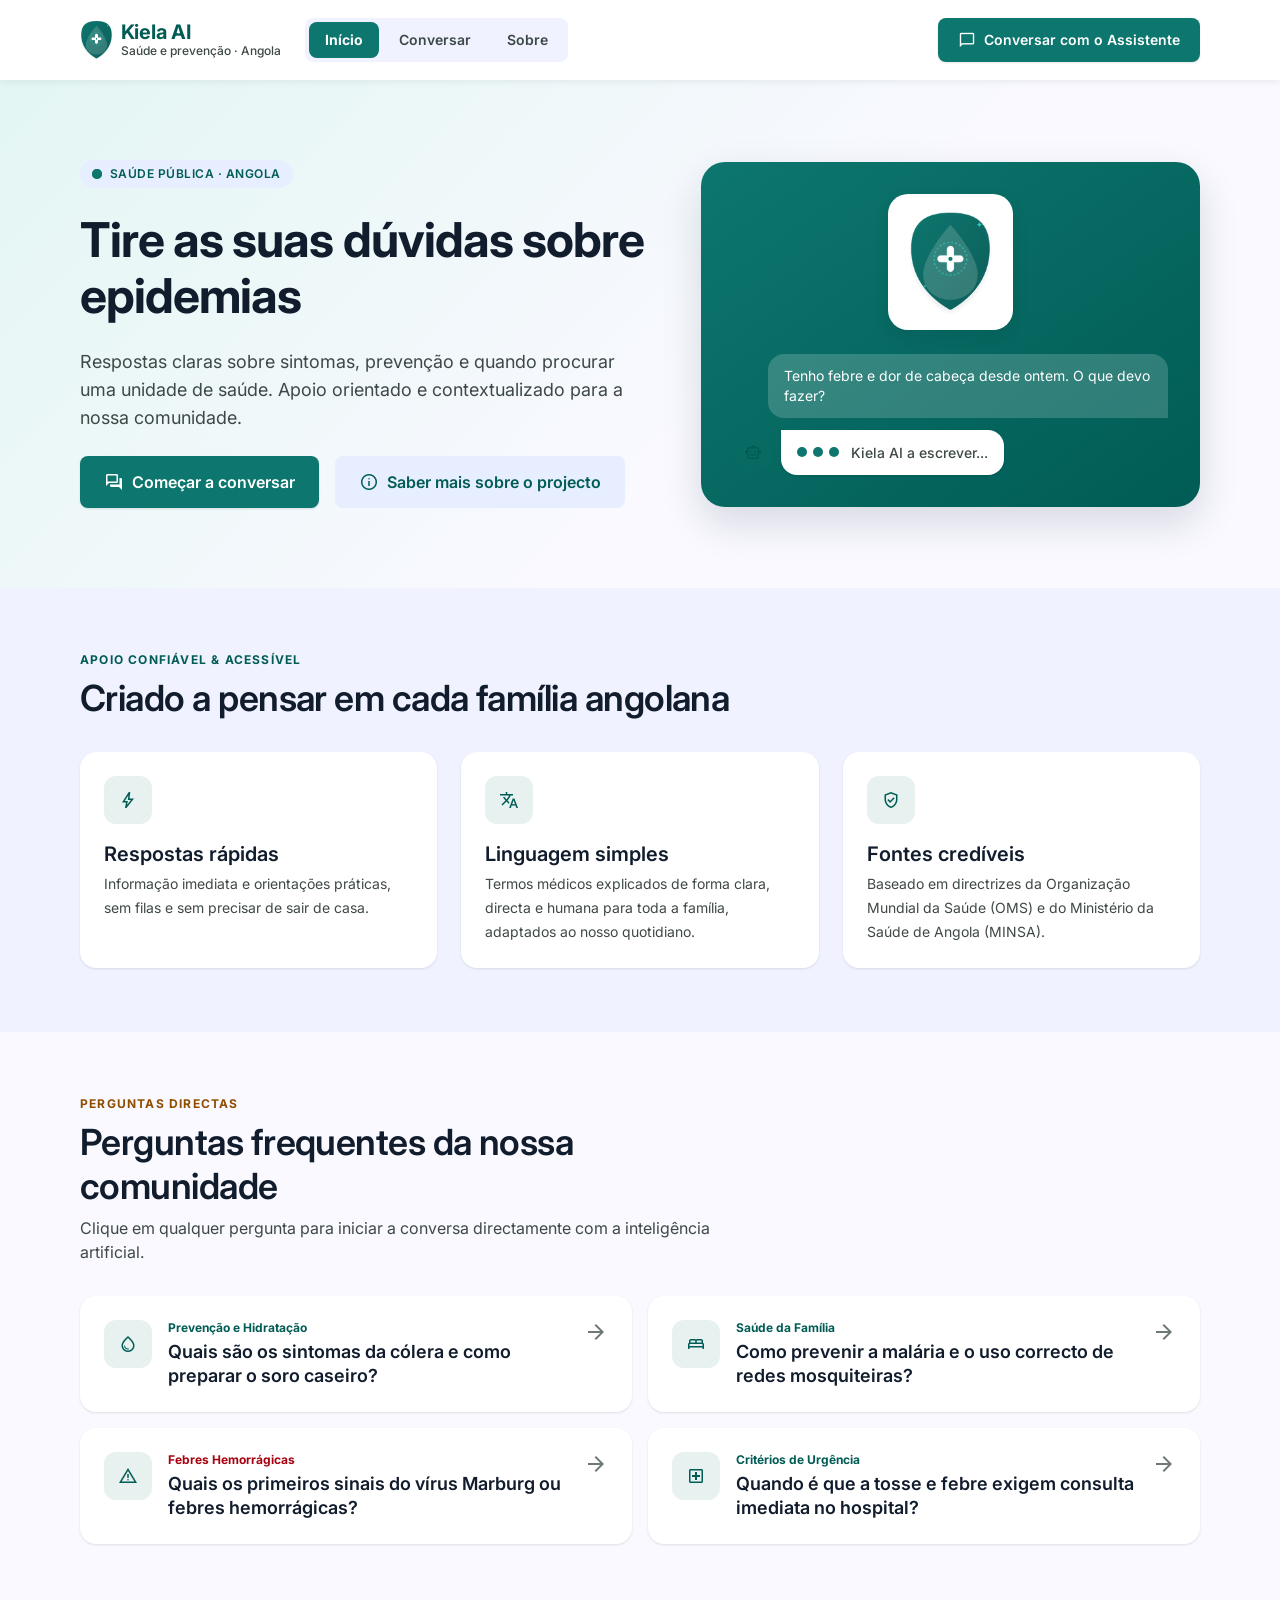
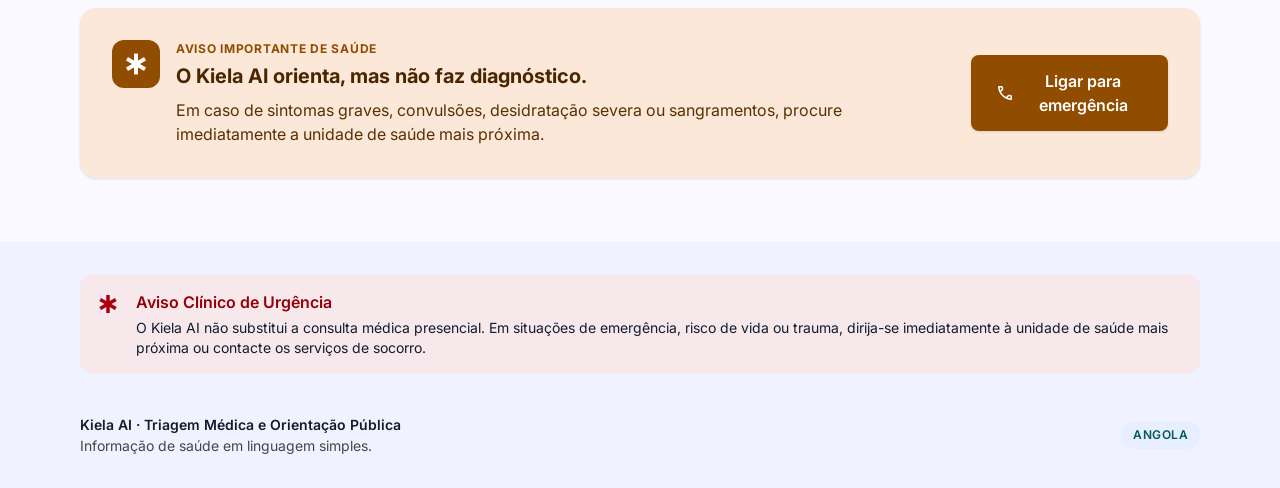
<file: index.html>
<!DOCTYPE html>
<html lang="pt-AO">

<head>
  <meta charset="utf-8">
  <meta name="viewport" content="width=device-width, initial-scale=1">
  <title>Kiela AI · Dúvidas sobre epidemias</title>
  <meta name="description"
    content="Assistente de inteligência artificial que esclarece dúvidas sobre epidemias, prevenção e quando procurar uma unidade de saúde.">
  <meta name="theme-color" content="#0d766e">
  <link rel="icon" type="image/png" href="assets/images/favicon.png">
  <link rel="apple-touch-icon" href="assets/images/apple-touch-icon.png">
  <link rel="preconnect" href="https://fonts.googleapis.com">
  <link rel="preconnect" href="https://fonts.gstatic.com" crossorigin>
  <link rel="stylesheet" href="https://fonts.googleapis.com/css2?family=Inter:wght@400;500;600;700&display=swap">
  <link rel="stylesheet"
    href="https://fonts.googleapis.com/css2?family=Material+Symbols+Outlined:opsz,wght,FILL,GRAD@24,400,0..1,0&icon_names=arrow_forward,bed,bolt,call,chat,chat_bubble,check_circle,contact_phone,done,emergency,error,flag,forum,health_and_safety,home,hourglass_top,info,library_books,local_hospital,medical_services,open_in_new,pest_control,privacy_tip,public,refresh,report_problem,send,signal_cellular_alt,smart_toy,sms,sync,task_alt,thumb_down,thumb_up,translate,vaccines,verified_user,warning,water_drop,wifi_off&display=swap">
  <link rel="stylesheet" href="styles/tokens.css">
  <link rel="stylesheet" href="styles/base.css">
  <link rel="stylesheet" href="styles/layout.css">
  <link rel="stylesheet" href="styles/components.css">
  <link rel="stylesheet" href="styles/home.css">
</head>

<body data-base="">
  <a class="skip-link" href="#content">Saltar para o conteúdo</a>
  <div id="site-header"></div>
  <main class="page-main" id="content">

    <section class="hero">
      <div class="container hero__grid">
        <div class="hero__text">
          <span class="badge badge--teal"><span class="dot dot--pulse"></span>Saúde pública · Angola</span>
          <h1>Tire as suas dúvidas sobre epidemias</h1>
          <p class="hero__lead">Respostas claras sobre sintomas, prevenção e quando procurar uma unidade de saúde. Apoio
            orientado e contextualizado para a nossa comunidade.</p>
          <div class="hero__actions">
            <a class="btn btn--primary btn--lg" href="pages/chat.html"><span
                class="material-symbols-outlined icon icon--md" aria-hidden="true">forum</span>Começar a conversar</a>
            <a class="btn btn--soft btn--lg" href="pages/about.html"><span
                class="material-symbols-outlined icon icon--md" aria-hidden="true">info</span>Saber mais sobre o
              projecto</a>
          </div>

        </div>
        <div class="hero__preview" aria-hidden="true">
          <div class="hero__logo-wrap"><img class="hero__logo" src="assets/images/logo-shield.png" alt="" width="82"
              height="104"></div>
          <div class="hero__chat">
            <p class="hero__question">Tenho febre e dor de cabeça desde ontem. O que devo fazer?</p>
            <div class="typing">
              <div class="msg__avatar"><span class="material-symbols-outlined icon icon--md"
                  aria-hidden="true">smart_toy</span></div>
              <div class="typing__bubble">
                <div class="typing__dots"><span></span><span></span><span></span></div><span class="typing__text">Kiela
                  AI a escrever...</span>
              </div>
            </div>
          </div>
        </div>
      </div>
    </section>

    <section class="section section--tint">
      <div class="container">
        <div class="section__head">
          <span class="eyebrow">Apoio confiável &amp; acessível</span>
          <h2>Criado a pensar em cada família angolana</h2>
        </div>
        <div class="features">
          <article class="card feature">
            <div class="icon-tile"><span class="material-symbols-outlined icon icon--md" aria-hidden="true">bolt</span>
            </div>
            <div>
              <h3>Respostas rápidas</h3>
              <p class="feature__text">Informação imediata e orientações práticas, sem filas e sem precisar de sair de
                casa.</p>
            </div>
          </article>
          <article class="card feature">
            <div class="icon-tile"><span class="material-symbols-outlined icon icon--md"
                aria-hidden="true">translate</span></div>
            <div>
              <h3>Linguagem simples</h3>
              <p class="feature__text">Termos médicos explicados de forma clara, directa e humana para toda a família,
                adaptados ao nosso quotidiano.</p>
            </div>
          </article>
          <article class="card feature">
            <div class="icon-tile"><span class="material-symbols-outlined icon icon--md"
                aria-hidden="true">verified_user</span></div>
            <div>
              <h3>Fontes credíveis</h3>
              <p class="feature__text">Baseado em directrizes da Organização Mundial da Saúde (OMS) e do Ministério da
                Saúde de Angola (MINSA).</p>
            </div>
          </article>
        </div>
      </div>
    </section>

    <section class="section">
      <div class="container">
        <div class="section__head">
          <span class="eyebrow eyebrow--warm">Perguntas directas</span>
          <h2>Perguntas frequentes da nossa comunidade</h2>
          <p class="section__lead">Clique em qualquer pergunta para iniciar a conversa directamente com a inteligência
            artificial.</p>
        </div>
        <div class="faq">
          <a class="faq__item"
            href="pages/chat.html?q=Quais%20s%C3%A3o%20os%20sintomas%20da%20c%C3%B3lera%20e%20como%20preparar%20o%20soro%20caseiro%3F">
            <div class="faq__main">
              <div class="icon-tile"><span class="material-symbols-outlined icon icon--md"
                  aria-hidden="true">water_drop</span></div>
              <div>
                <p class="faq__topic">Prevenção e Hidratação</p>
                <p class="faq__question">Quais são os sintomas da cólera e como preparar o soro caseiro?</p>
              </div>
            </div>
            <span class="material-symbols-outlined icon faq__arrow" aria-hidden="true">arrow_forward</span>
          </a>
          <a class="faq__item"
            href="pages/chat.html?q=Como%20prevenir%20a%20mal%C3%A1ria%20e%20o%20uso%20correcto%20de%20redes%20mosquiteiras%3F">
            <div class="faq__main">
              <div class="icon-tile"><span class="material-symbols-outlined icon icon--md" aria-hidden="true">bed</span>
              </div>
              <div>
                <p class="faq__topic">Saúde da Família</p>
                <p class="faq__question">Como prevenir a malária e o uso correcto de redes mosquiteiras?</p>
              </div>
            </div>
            <span class="material-symbols-outlined icon faq__arrow" aria-hidden="true">arrow_forward</span>
          </a>
          <a class="faq__item"
            href="pages/chat.html?q=Quais%20os%20primeiros%20sinais%20do%20v%C3%ADrus%20Marburg%20ou%20febres%20hemorr%C3%A1gicas%3F">
            <div class="faq__main">
              <div class="icon-tile"><span class="material-symbols-outlined icon icon--md"
                  aria-hidden="true">warning</span></div>
              <div>
                <p class="faq__topic faq__topic--alert">Febres Hemorrágicas</p>
                <p class="faq__question">Quais os primeiros sinais do vírus Marburg ou febres hemorrágicas?</p>
              </div>
            </div>
            <span class="material-symbols-outlined icon faq__arrow" aria-hidden="true">arrow_forward</span>
          </a>
          <a class="faq__item"
            href="pages/chat.html?q=Quando%20%C3%A9%20que%20a%20tosse%20e%20febre%20exigem%20consulta%20imediata%20no%20hospital%3F">
            <div class="faq__main">
              <div class="icon-tile"><span class="material-symbols-outlined icon icon--md"
                  aria-hidden="true">local_hospital</span></div>
              <div>
                <p class="faq__topic">Critérios de Urgência</p>
                <p class="faq__question">Quando é que a tosse e febre exigem consulta imediata no hospital?</p>
              </div>
            </div>
            <span class="material-symbols-outlined icon faq__arrow" aria-hidden="true">arrow_forward</span>
          </a>
        </div>
      </div>
    </section>

    <section class="section" style="padding-top:0">
      <div class="container">
        <div class="safety">
          <div class="safety__main">
            <div class="icon-tile safety__icon"><span class="material-symbols-outlined icon icon--lg"
                aria-hidden="true">emergency</span></div>
            <div>
              <p class="safety__eyebrow">Aviso importante de saúde</p>
              <p class="safety__title">O Kiela AI orienta, mas não faz diagnóstico.</p>
              <p class="safety__text">Em caso de sintomas graves, convulsões, desidratação severa ou sangramentos,
                procure imediatamente a unidade de saúde mais próxima.</p>
            </div>
          </div>
          <a class="btn btn--warm btn--lg" href="tel:112" data-emergency-call><span
              class="material-symbols-outlined icon icon--md" aria-hidden="true">call</span>Ligar para emergência</a>
        </div>
      </div>
    </section>

  </main>
  <div id="site-footer"></div>
  <script src="src/config/contacts.js"></script>
  <script src="src/utils/dom.js"></script>
  <script src="src/components/header.js"></script>
  <script src="src/components/footer.js"></script>
  <script src="src/utils/page.js"></script>
  <script src="src/controllers/homeController.js"></script>
</body>

</html>
</file>
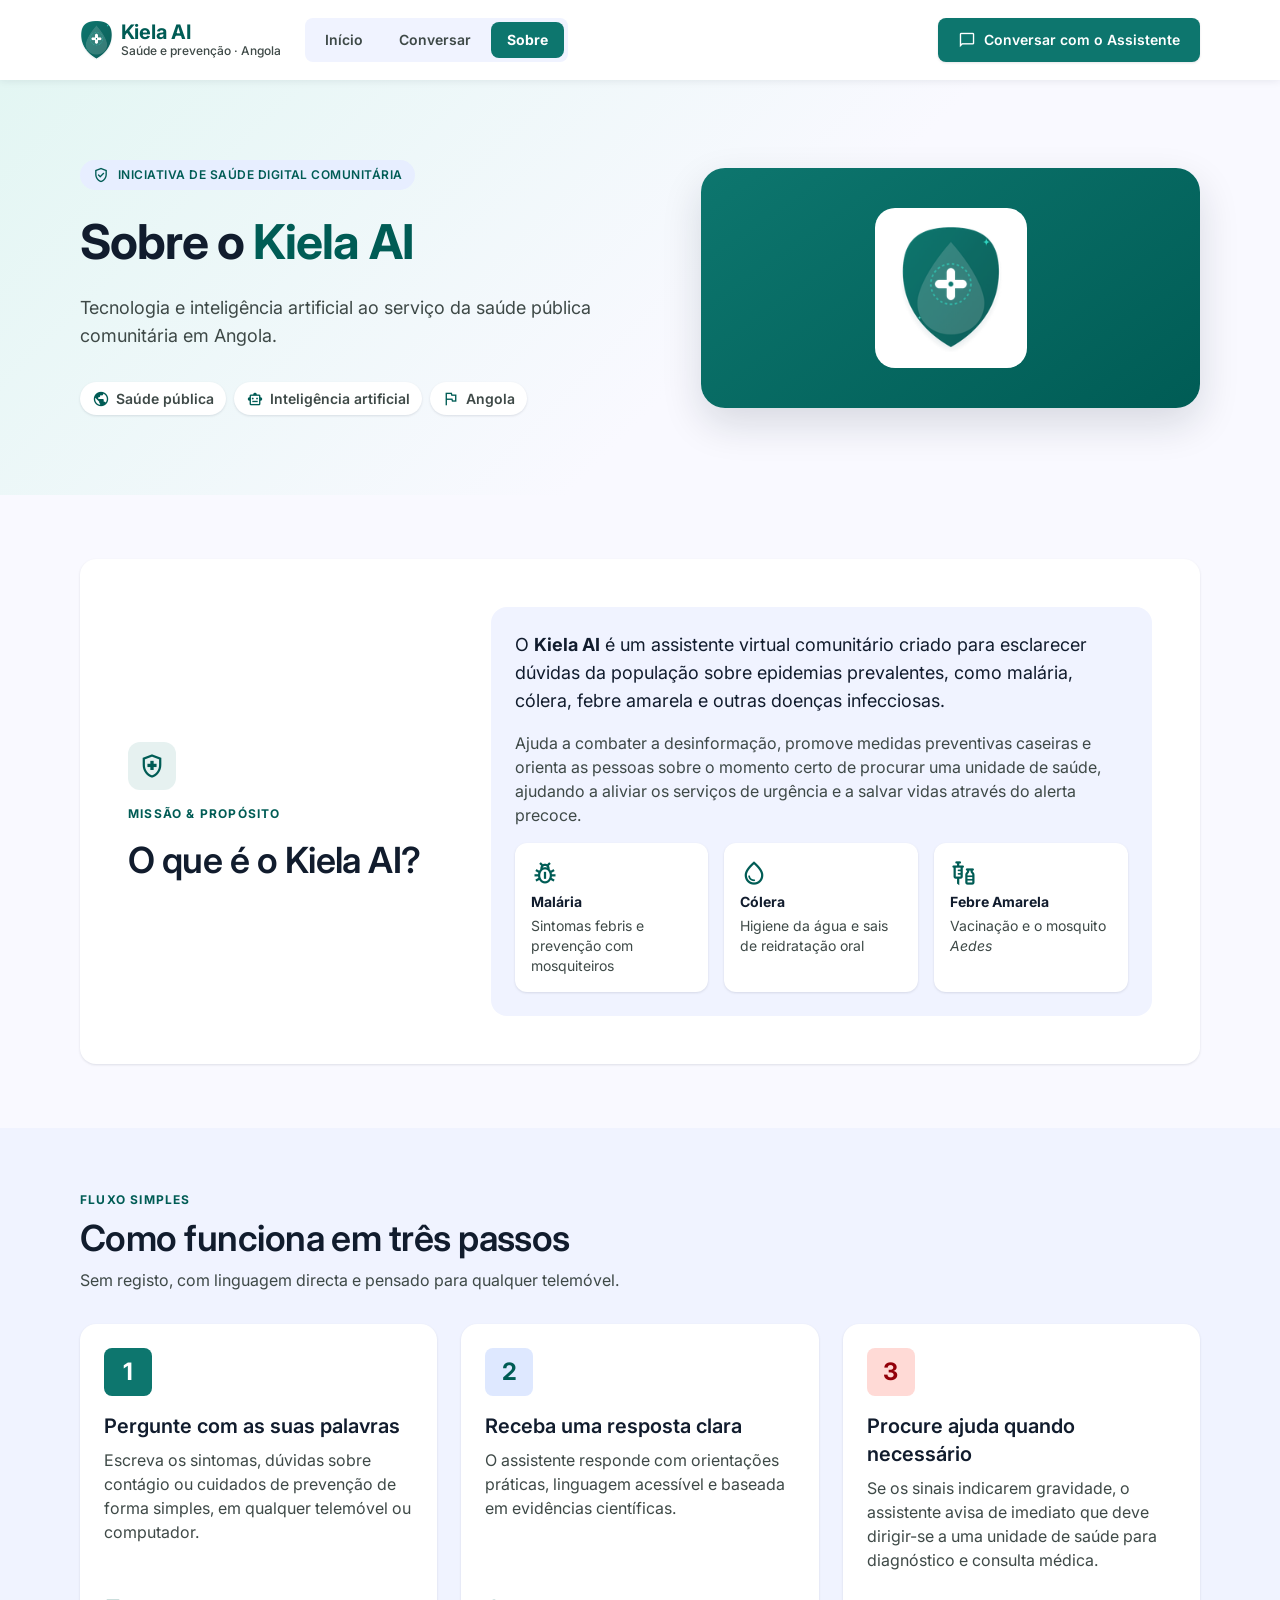
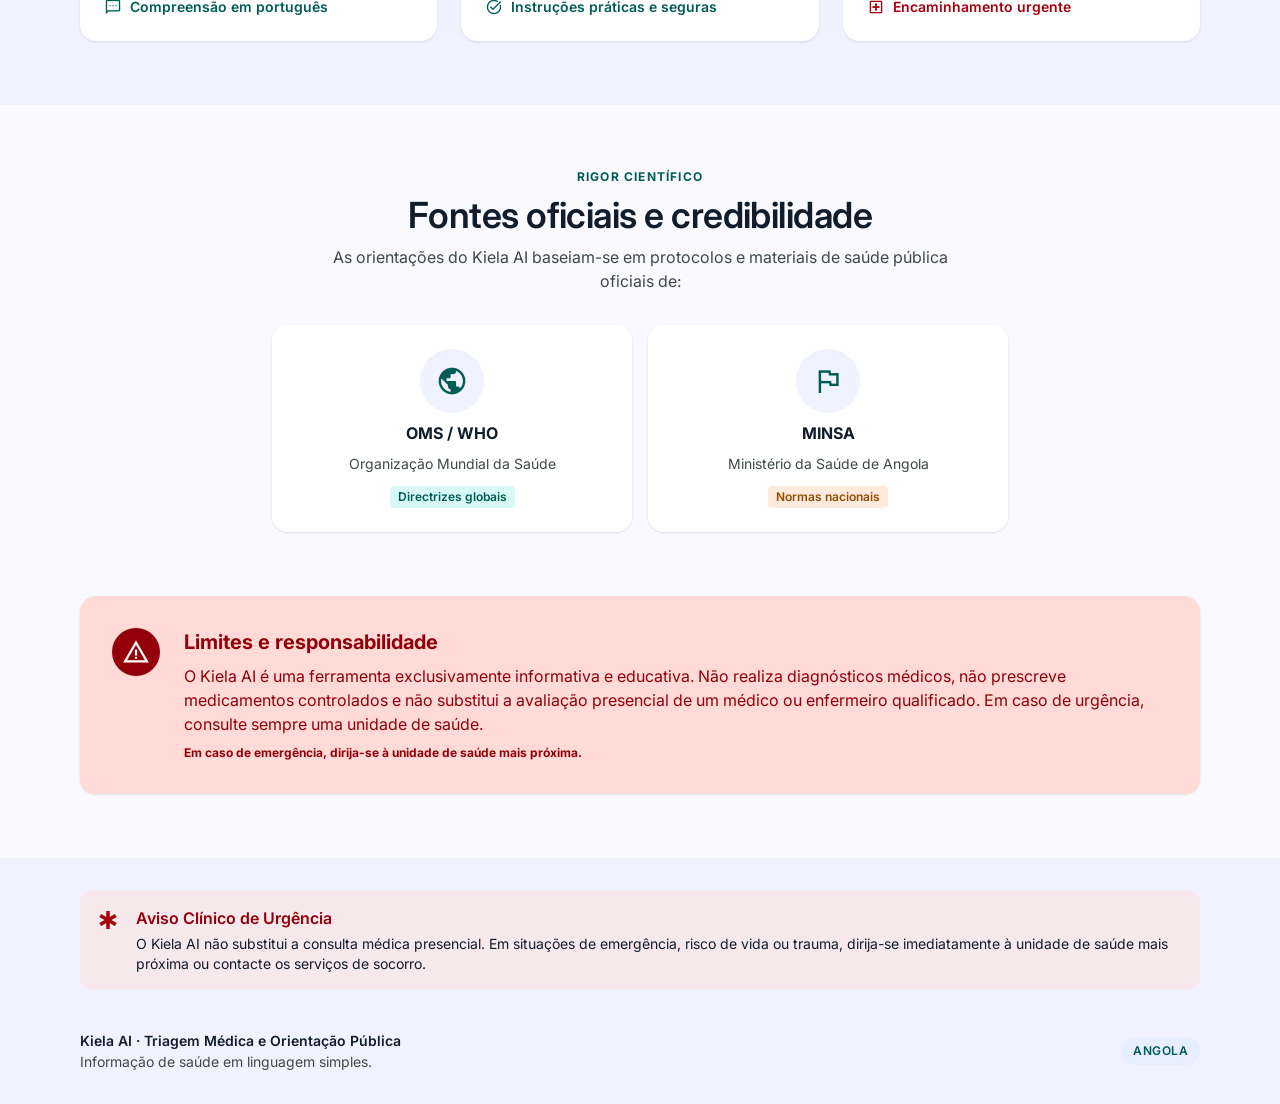
<file: pages/about.html>
<!DOCTYPE html>
<html lang="pt-AO">
<head>
<meta charset="utf-8">
<meta name="viewport" content="width=device-width, initial-scale=1">
<title>Sobre o Kiela AI</title>
<meta name="description" content="O que é o Kiela AI, como funciona, as fontes que usa e os limites do assistente.">
<meta name="theme-color" content="#0d766e">
<link rel="icon" type="image/png" href="../assets/images/favicon.png">
<link rel="apple-touch-icon" href="../assets/images/apple-touch-icon.png">
<link rel="preconnect" href="https://fonts.googleapis.com">
<link rel="preconnect" href="https://fonts.gstatic.com" crossorigin>
<link rel="stylesheet" href="https://fonts.googleapis.com/css2?family=Inter:wght@400;500;600;700&display=swap">
<link rel="stylesheet" href="https://fonts.googleapis.com/css2?family=Material+Symbols+Outlined:opsz,wght,FILL,GRAD@24,400,0..1,0&icon_names=arrow_forward,bed,bolt,call,chat,chat_bubble,check_circle,contact_phone,done,emergency,error,flag,forum,health_and_safety,home,hourglass_top,info,library_books,local_hospital,medical_services,open_in_new,pest_control,privacy_tip,public,refresh,report_problem,send,signal_cellular_alt,smart_toy,sms,sync,task_alt,thumb_down,thumb_up,translate,vaccines,verified_user,warning,water_drop,wifi_off&display=swap">
<link rel="stylesheet" href="../styles/tokens.css">
<link rel="stylesheet" href="../styles/base.css">
<link rel="stylesheet" href="../styles/layout.css">
<link rel="stylesheet" href="../styles/components.css">
<link rel="stylesheet" href="../styles/home.css">
<link rel="stylesheet" href="../styles/about.css">
</head>
<body data-base="../">
<a class="skip-link" href="#content">Saltar para o conteúdo</a>
<div id="site-header"></div>
<main class="page-main" id="content">

  <section class="hero">
    <div class="container hero__grid">
      <div class="hero__text">
        <span class="badge badge--teal"><span class="material-symbols-outlined icon icon--sm" aria-hidden="true">verified_user</span>Iniciativa de saúde digital comunitária</span>
        <h1>Sobre o <span style="color:var(--c-primary)">Kiela AI</span></h1>
        <p class="hero__lead">Tecnologia e inteligência artificial ao serviço da saúde pública comunitária em Angola.</p>
        <div class="about-hero__chips">
          <span class="chip-plain"><span class="material-symbols-outlined icon icon--sm" aria-hidden="true">public</span>Saúde pública</span>
          <span class="chip-plain"><span class="material-symbols-outlined icon icon--sm" aria-hidden="true">smart_toy</span>Inteligência artificial</span>
          <span class="chip-plain"><span class="material-symbols-outlined icon icon--sm" aria-hidden="true">flag</span>Angola</span>
        </div>
      </div>
      <div class="about-hero__visual" aria-hidden="true"><img src="../assets/images/logo-shield.png" alt="" width="82" height="104"></div>
    </div>
  </section>

  <section class="section">
    <div class="container">
      <div class="card mission">
        <div class="mission__intro">
          <div class="icon-tile"><span class="material-symbols-outlined icon icon--lg" aria-hidden="true">health_and_safety</span></div>
          <span class="eyebrow">Missão &amp; propósito</span>
          <h2>O que é o Kiela AI?</h2>
        </div>
        <div class="mission__body">
          <p class="mission__lead">O <strong>Kiela AI</strong> é um assistente virtual comunitário criado para esclarecer dúvidas da população sobre epidemias prevalentes, como malária, cólera, febre amarela e outras doenças infecciosas.</p>
          <p class="mission__text">Ajuda a combater a desinformação, promove medidas preventivas caseiras e orienta as pessoas sobre o momento certo de procurar uma unidade de saúde, ajudando a aliviar os serviços de urgência e a salvar vidas através do alerta precoce.</p>
          <div class="topics">
            <div class="topic"><span class="material-symbols-outlined icon icon--lg" aria-hidden="true">pest_control</span><span class="topic__name">Malária</span><span class="topic__text">Sintomas febris e prevenção com mosquiteiros</span></div>
            <div class="topic"><span class="material-symbols-outlined icon icon--lg" aria-hidden="true">water_drop</span><span class="topic__name">Cólera</span><span class="topic__text">Higiene da água e sais de reidratação oral</span></div>
            <div class="topic"><span class="material-symbols-outlined icon icon--lg" aria-hidden="true">vaccines</span><span class="topic__name">Febre Amarela</span><span class="topic__text">Vacinação e o mosquito <em>Aedes</em></span></div>
          </div>
        </div>
      </div>
    </div>
  </section>

  <section class="section section--tint">
    <div class="container">
      <div class="section__head">
        <span class="eyebrow">Fluxo simples</span>
        <h2>Como funciona em três passos</h2>
        <p class="section__lead">Sem registo, com linguagem directa e pensado para qualquer telemóvel.</p>
      </div>
      <div class="steps">
        <article class="step">
          <div><div class="step__number step__number--first">1</div><h3>Pergunte com as suas palavras</h3>
          <p class="step__text">Escreva os sintomas, dúvidas sobre contágio ou cuidados de prevenção de forma simples, em qualquer telemóvel ou computador.</p></div>
          <p class="step__tag"><span class="material-symbols-outlined icon icon--sm" aria-hidden="true">sms</span>Compreensão em português</p>
        </article>
        <article class="step">
          <div><div class="step__number">2</div><h3>Receba uma resposta clara</h3>
          <p class="step__text">O assistente responde com orientações práticas, linguagem acessível e baseada em evidências científicas.</p></div>
          <p class="step__tag"><span class="material-symbols-outlined icon icon--sm" aria-hidden="true">task_alt</span>Instruções práticas e seguras</p>
        </article>
        <article class="step">
          <div><div class="step__number step__number--last">3</div><h3>Procure ajuda quando necessário</h3>
          <p class="step__text">Se os sinais indicarem gravidade, o assistente avisa de imediato que deve dirigir-se a uma unidade de saúde para diagnóstico e consulta médica.</p></div>
          <p class="step__tag step__tag--alert"><span class="material-symbols-outlined icon icon--sm" aria-hidden="true">local_hospital</span>Encaminhamento urgente</p>
        </article>
      </div>
    </div>
  </section>

  <section class="section">
    <div class="container">
      <div class="section__head section__head--center">
        <span class="eyebrow">Rigor científico</span>
        <h2>Fontes oficiais e credibilidade</h2>
        <p class="section__lead">As orientações do Kiela AI baseiam-se em protocolos e materiais de saúde pública oficiais de:</p>
      </div>
      <div class="sources">
        <div class="source"><div class="source__icon"><span class="material-symbols-outlined icon icon--xl" aria-hidden="true">public</span></div><span class="source__name">OMS / WHO</span><span class="source__text">Organização Mundial da Saúde</span><span class="source__tag">Directrizes globais</span></div>
        <div class="source"><div class="source__icon"><span class="material-symbols-outlined icon icon--xl" aria-hidden="true">flag</span></div><span class="source__name">MINSA</span><span class="source__text">Ministério da Saúde de Angola</span><span class="source__tag source__tag--warm">Normas nacionais</span></div>
      </div>
    </div>
  </section>

  <section class="section" style="padding-top:0">
    <div class="container">
      <div class="limits">
        <div class="limits__icon"><span class="material-symbols-outlined icon icon--lg" aria-hidden="true">report_problem</span></div>
        <div>
          <h3 class="limits__title">Limites e responsabilidade</h3>
          <p class="limits__text">O Kiela AI é uma ferramenta exclusivamente informativa e educativa. Não realiza diagnósticos médicos, não prescreve medicamentos controlados e não substitui a avaliação presencial de um médico ou enfermeiro qualificado. Em caso de urgência, consulte sempre uma unidade de saúde.</p>
          <p class="limits__foot">Em caso de emergência, dirija-se à unidade de saúde mais próxima.</p>
        </div>
      </div>
    </div>
  </section>

</main>
<div id="site-footer"></div>
<script src="../src/config/contacts.js"></script>
<script src="../src/utils/dom.js"></script>
<script src="../src/components/header.js"></script>
<script src="../src/components/footer.js"></script>
<script src="../src/utils/page.js"></script>
<script src="../src/controllers/aboutController.js"></script>
</body>
</html>
</file>
<file: styles/tokens.css>
/* Design tokens (Stitch: "Humane Clinical Public Health").
   Mudar uma cor ou um espaçamento aqui muda-o no site inteiro. */
:root {
  /* superfícies */
  --c-surface: #f9f9ff;
  --c-surface-low: #f0f3ff;
  --c-surface-mid: #e7eeff;
  --c-surface-high: #dee8ff;
  --c-surface-highest: #d8e3fb;
  --c-white: #ffffff;

  /* texto e contornos */
  --c-text: #111c2d;
  --c-text-soft: #3e4947;
  --c-outline: #6e7977;
  --c-outline-soft: #bdc9c6;

  /* verde azulado (principal) */
  --c-primary: #005c55;
  --c-primary-strong: #0d766e;
  --c-on-primary: #ffffff;
  --c-on-primary-soft: #a3faef;
  --c-primary-tint: #9bf2e8;
  --c-on-primary-tint: #00201d;

  /* laranja (avisos) e vermelho (urgência) */
  --c-secondary: #904d00;
  --c-secondary-tint: #ffdcc3;
  --c-danger: #a7000f;
  --c-danger-tint: #ffdad6;
  --c-danger-text: #93000a;

  --c-warn-bg: #fef3c7;
  --c-warn-tag: #fde68a;
  --c-warn-accent: #f59e0b;
  --c-warn-title: #92400e;
  --c-warn-text: #78350f;
  --c-warn-button: #b45309;
  --c-warn-button-hover: #92400e;

  --c-error-bg: #fee2e2;
  --c-error-accent: #dc2626;
  --c-error-title: #991b1b;
  --c-error-text: #7f1d1d;

  /* espaçamentos */
  --space-xs: 0.25rem;
  --space-sm: 0.5rem;
  --space-md: 1rem;
  --space-lg: 1.5rem;
  --space-xl: 2rem;
  --space-2xl: 4rem;

  /* margens laterais da página */
  --margin: 1rem;

  /* cantos */
  --radius-sm: 0.25rem;
  --radius-md: 0.5rem;
  --radius-lg: 0.75rem;
  --radius-xl: 1rem;
  --radius-pill: 9999px;

  /* sombras */
  --shadow-sm: 0 1px 3px rgba(17, 28, 45, 0.08), 0 1px 2px rgba(17, 28, 45, 0.04);
  --shadow-md: 0 6px 16px rgba(17, 28, 45, 0.1);
  --shadow-lg: 0 16px 40px rgba(17, 28, 45, 0.14);

  /* medidas */
  --max-width: 1200px;
  --header-height: 4rem;

  --font: "Inter", system-ui, -apple-system, "Segoe UI", Roboto, "Helvetica Neue", Arial, sans-serif;
}

@media (min-width: 768px) {
  :root { --margin: 1.5rem; }
}
@media (min-width: 900px) {
  :root { --header-height: 5rem; } /* mesmo ponto de viragem do menu (ver layout.css) */
}
@media (min-width: 1024px) {
  :root { --margin: 2.5rem; }
}
</file>
<file: styles/base.css>
/* Reset leve e tipografia base */
*, *::before, *::after { box-sizing: border-box; }

html {
  -webkit-text-size-adjust: 100%;
  scroll-behavior: smooth;
}

body {
  margin: 0;
  min-height: 100vh;
  display: flex;
  flex-direction: column;
  font-family: var(--font);
  font-size: 1rem;
  line-height: 1.5;
  color: var(--c-text);
  background: var(--c-surface);
  -webkit-font-smoothing: antialiased;
}

img { max-width: 100%; display: block; }
a { color: inherit; text-decoration: none; }
button, input { font: inherit; color: inherit; }
button { cursor: pointer; }
p { margin: 0; }
h1, h2, h3, h4 { margin: 0; line-height: 1.25; }
ul { margin: 0; padding: 0; list-style: none; }

h1 { font-size: 2.25rem; line-height: 2.75rem; font-weight: 700; letter-spacing: -0.02em; }
h2 { font-size: 1.75rem; line-height: 2.25rem; font-weight: 600; letter-spacing: -0.015em; }
h3 { font-size: 1.25rem; line-height: 1.75rem; font-weight: 600; }

@media (min-width: 768px) {
  h1 { font-size: 3rem; line-height: 3.5rem; }
  h2 { font-size: 2.25rem; line-height: 2.75rem; }
}

:focus-visible { outline: 2px solid var(--c-primary-strong); outline-offset: 2px; }

/* acessibilidade */
.visually-hidden {
  position: absolute; width: 1px; height: 1px; margin: -1px; padding: 0;
  overflow: hidden; clip: rect(0 0 0 0); white-space: nowrap; border: 0;
}
.skip-link {
  position: absolute; left: var(--space-md); top: -4rem; z-index: 100;
  padding: var(--space-sm) var(--space-md); border-radius: var(--radius-md);
  background: var(--c-primary); color: var(--c-on-primary); font-weight: 600;
}
.skip-link:focus { top: var(--space-sm); }

/* ícones (fonte Material Symbols) */
.icon {
  /* caixa quadrada fixa: se a fonte de ícones demorar ou falhar, o texto do ícone não parte o layout */
  display: inline-block; width: 1em; height: 1em; overflow: hidden; white-space: nowrap;
  font-size: 1.5rem; line-height: 1; flex-shrink: 0; user-select: none;
}
.icon--sm { font-size: 1.125rem; }
.icon--md { font-size: 1.25rem; }
.icon--lg { font-size: 1.75rem; }
.icon--xl { font-size: 2rem; }
.icon--fill { font-variation-settings: "FILL" 1; }

@media (prefers-reduced-motion: reduce) {
  *, *::before, *::after {
    animation-duration: 0.01ms !important;
    animation-iteration-count: 1 !important;
    transition-duration: 0.01ms !important;
    scroll-behavior: auto !important;
  }
}
</file>
<file: styles/layout.css>
/* Estrutura comum: contentor, cabeçalho (barra no PC, hambúrguer no telemóvel) e rodapé */

.container {
  width: 100%;
  max-width: var(--max-width);
  margin: 0 auto;
  padding-inline: var(--margin);
}

.page-main {
  flex: 1;
  padding-top: var(--header-height); /* o cabeçalho é fixo */
}

/* ---------- Cabeçalho ---------- */
.site-header {
  position: fixed;
  top: 0; left: 0; right: 0;
  z-index: 50;
  background: rgba(255, 255, 255, 0.96);
  -webkit-backdrop-filter: blur(16px);
  backdrop-filter: blur(16px);
  box-shadow: 0 1px 8px rgba(17, 28, 45, 0.08);
}

.site-header__bar {
  height: var(--header-height);
  display: flex;
  align-items: center;
  justify-content: space-between;
  gap: var(--space-md);
}

.site-header__left { display: flex; align-items: center; min-width: 0; }
.site-header__right { display: flex; align-items: center; gap: var(--space-md); }

.brand { display: flex; align-items: center; gap: var(--space-sm); min-width: 0; }
.brand__logo { height: 2.5rem; width: auto; flex-shrink: 0; }
.brand__text { display: flex; flex-direction: column; min-width: 0; }
.brand__name {
  font-size: 1.25rem; line-height: 1.1; font-weight: 700; letter-spacing: -0.01em;
  color: var(--c-primary);
}
.brand__tagline { font-size: 0.75rem; line-height: 1rem; font-weight: 500; color: var(--c-text-soft); }

/* Barra de navegação (PC) */
.site-nav {
  display: none;
  align-items: center;
  gap: var(--space-xs);
  padding: var(--space-xs);
  margin-left: var(--space-lg);
  background: var(--c-surface-low);
  border-radius: var(--radius-md);
}
.site-nav__link {
  padding: 0.5rem 1rem;
  border-radius: var(--radius-md);
  font-size: 0.875rem; line-height: 1.25rem; font-weight: 600;
  color: var(--c-text-soft);
  transition: background-color 0.15s, color 0.15s;
}
.site-nav__link:hover { background: var(--c-surface-high); color: var(--c-text); }
.site-nav__link[aria-current="page"] { background: var(--c-primary-strong); color: var(--c-on-primary); font-weight: 700; }

.health-line { display: none; flex-direction: column; align-items: flex-end; }
.health-line__label { font-size: 0.75rem; line-height: 1rem; color: var(--c-text-soft); font-weight: 500; }
.health-line__number { font-size: 0.875rem; line-height: 1.25rem; font-weight: 700; color: var(--c-danger); }

.site-header .site-header__cta { display: none; } /* mais específico que .btn (que vem depois) */

/* Botão hambúrguer (telemóvel) */
.menu-toggle {
  display: inline-flex; align-items: center; justify-content: center;
  width: 2.75rem; height: 2.75rem;
  border: 0; border-radius: var(--radius-md);
  background: var(--c-surface-low);
  color: var(--c-primary);
}
.menu-toggle:hover { background: var(--c-surface-high); }
.menu-toggle__bars { position: relative; width: 1.25rem; height: 0.875rem; display: block; }
.menu-toggle__bars span {
  position: absolute; left: 0; width: 100%; height: 2px; border-radius: 2px;
  background: currentColor;
  transition: transform 0.2s ease, opacity 0.15s ease, top 0.2s ease;
}
.menu-toggle__bars span:nth-child(1) { top: 0; }
.menu-toggle__bars span:nth-child(2) { top: 6px; }
.menu-toggle__bars span:nth-child(3) { top: 12px; }
.menu-toggle[aria-expanded="true"] .menu-toggle__bars span:nth-child(1) { top: 6px; transform: rotate(45deg); }
.menu-toggle[aria-expanded="true"] .menu-toggle__bars span:nth-child(2) { opacity: 0; }
.menu-toggle[aria-expanded="true"] .menu-toggle__bars span:nth-child(3) { top: 6px; transform: rotate(-45deg); }

/* Menu em gaveta (telemóvel) */
.mobile-menu {
  position: absolute; top: 100%; left: 0; right: 0;
  background: var(--c-white);
  box-shadow: var(--shadow-lg);
  padding: var(--space-md) var(--margin) var(--space-lg);
  display: flex; flex-direction: column; gap: var(--space-xs);
  opacity: 0; visibility: hidden; transform: translateY(-8px);
  transition: opacity 0.2s ease, transform 0.2s ease, visibility 0.2s;
}
.mobile-menu.is-open { opacity: 1; visibility: visible; transform: none; }
.mobile-menu__link {
  display: flex; align-items: center; gap: var(--space-md);
  min-height: 3rem; padding: 0 var(--space-md);
  border-radius: var(--radius-md);
  font-size: 1rem; font-weight: 600; color: var(--c-text-soft);
}
.mobile-menu__link:hover { background: var(--c-surface-low); }
.mobile-menu__link[aria-current="page"] { background: var(--c-surface-low); color: var(--c-primary); }
.mobile-menu__cta { margin-top: var(--space-sm); }

/* A partir de 900px: barra completa, sem hambúrguer */
@media (min-width: 900px) {
  .site-nav { display: flex; }
  .site-header .site-header__cta { display: inline-flex; }
  .menu-toggle, .mobile-menu { display: none; }
}
@media (min-width: 1200px) {
  .health-line { display: flex; }
}

/* ---------- Rodapé ---------- */
.site-footer { background: var(--c-surface-low); margin-top: auto; }
.site-footer__inner {
  display: flex; flex-direction: column; gap: var(--space-lg);
  padding-block: var(--space-xl);
}
.urgent-notice {
  display: flex; gap: var(--space-md); align-items: flex-start;
  padding: var(--space-md);
  border-radius: var(--radius-lg);
  background: rgba(255, 218, 214, 0.45);
}
.urgent-notice .icon { color: var(--c-danger); margin-top: 2px; }
.urgent-notice__title { font-size: 1rem; font-weight: 600; color: var(--c-danger-text); }
.urgent-notice__text { font-size: 0.875rem; line-height: 1.25rem; margin-top: var(--space-xs); }

.site-footer__bottom {
  display: flex; flex-direction: column; gap: var(--space-sm);
  align-items: center; text-align: center;
  padding-top: var(--space-md);
}
.site-footer__title { font-size: 0.875rem; font-weight: 600; }
.site-footer__text { font-size: 0.875rem; color: var(--c-text-soft); }
@media (min-width: 768px) {
  .site-footer__bottom { flex-direction: row; justify-content: space-between; text-align: left; }
}
</file>
<file: styles/components.css>
/* Peças reutilizáveis: botões, selos, avisos, secções */

/* ---------- Botões ---------- */
.btn {
  display: inline-flex; align-items: center; justify-content: center; gap: var(--space-sm);
  min-height: 2.75rem; padding: 0.625rem 1.25rem;
  border: 0; border-radius: var(--radius-md);
  font-size: 0.875rem; line-height: 1.25rem; font-weight: 600; text-align: center;
  transition: background-color 0.15s, box-shadow 0.15s, transform 0.1s;
}
.btn:active { transform: scale(0.97); }
.btn[disabled] { opacity: 0.55; cursor: not-allowed; transform: none; }
.btn--lg { min-height: 3.25rem; padding: 0.875rem 1.5rem; font-size: 1rem; line-height: 1.5rem; }
.btn--block { width: 100%; }

.btn--primary { background: var(--c-primary-strong); color: var(--c-on-primary); box-shadow: var(--shadow-sm); }
.btn--primary:hover:not([disabled]) { background: var(--c-primary); }
.btn--soft { background: var(--c-surface-mid); color: var(--c-primary); }
.btn--soft:hover:not([disabled]) { background: var(--c-surface-high); }
.btn--light { background: var(--c-white); color: var(--c-primary); box-shadow: var(--shadow-sm); }
.btn--light:hover:not([disabled]) { background: var(--c-surface-low); }
.btn--warm { background: var(--c-secondary); color: var(--c-white); box-shadow: var(--shadow-sm); }
.btn--warm:hover:not([disabled]) { background: #703b00; }

/* ---------- Selos e pontos ---------- */
.badge {
  display: inline-flex; align-items: center; gap: var(--space-sm);
  padding: 0.375rem 0.75rem; border-radius: var(--radius-pill);
  font-size: 0.75rem; line-height: 1rem; font-weight: 600; letter-spacing: 0.04em; text-transform: uppercase;
}
.badge--teal { background: var(--c-surface-mid); color: var(--c-primary); }

.dot { position: relative; width: 0.625rem; height: 0.625rem; border-radius: 50%; background: var(--c-primary-strong); flex-shrink: 0; }
.dot--pulse::after {
  content: ""; position: absolute; inset: 0; border-radius: 50%; background: inherit;
  animation: ping 1.6s cubic-bezier(0, 0, 0.2, 1) infinite;
}

/* ---------- Secções e cartões ---------- */
.section { padding-block: var(--space-2xl); }
.section--tint { background: var(--c-surface-low); }
.section__head { display: flex; flex-direction: column; gap: var(--space-sm); margin-bottom: var(--space-xl); max-width: 42rem; }
.section__head--center { margin-inline: auto; text-align: center; align-items: center; }
.section__lead { color: var(--c-text-soft); }

.eyebrow { font-size: 0.75rem; line-height: 1rem; font-weight: 700; letter-spacing: 0.1em; text-transform: uppercase; color: var(--c-primary); }
.eyebrow--warm { color: var(--c-secondary); }

.card { background: var(--c-white); border-radius: var(--radius-xl); box-shadow: var(--shadow-sm); padding: var(--space-lg); }

.icon-tile {
  width: 3rem; height: 3rem; border-radius: var(--radius-lg);
  display: flex; align-items: center; justify-content: center; flex-shrink: 0;
  background: rgba(13, 118, 110, 0.1); color: var(--c-primary);
}
.icon-tile--solid { background: var(--c-primary-strong); color: var(--c-on-primary); }

/* ---------- Avisos (aviso hospitalar, erro, espera) ---------- */
.alert {
  display: flex; gap: var(--space-md); align-items: flex-start;
  width: 100%; padding: var(--space-md);
  border-radius: var(--radius-xl); box-shadow: var(--shadow-sm);
}
.alert__icon {
  width: 3rem; height: 3rem; border-radius: var(--radius-lg); flex-shrink: 0;
  display: flex; align-items: center; justify-content: center; color: var(--c-white);
}
.alert__body { flex: 1; min-width: 0; display: flex; flex-direction: column; gap: var(--space-sm); }
.alert__head { display: flex; flex-wrap: wrap; gap: var(--space-sm); align-items: center; justify-content: space-between; }
.alert__title { font-size: 1rem; line-height: 1.5rem; font-weight: 700; }
.alert__tag { padding: 0.125rem 0.625rem; border-radius: var(--radius-pill); font-size: 0.75rem; font-weight: 600; }
.alert__text { font-size: 1rem; line-height: 1.5rem; }
.alert__text--small { font-size: 0.875rem; line-height: 1.25rem; }
.alert__action { align-self: flex-start; margin-top: var(--space-xs); }

.alert--warning { background: var(--c-warn-bg); }
.alert--warning .alert__icon { background: var(--c-warn-accent); }
.alert--warning .alert__title { color: var(--c-warn-title); }
.alert--warning .alert__tag { background: var(--c-warn-tag); color: var(--c-warn-text); }
.alert--warning .alert__text { color: var(--c-warn-text); }
.alert--warning .btn { background: var(--c-warn-button); color: var(--c-white); }
.alert--warning .btn:hover { background: var(--c-warn-button-hover); }

.alert--error { background: var(--c-error-bg); flex-wrap: wrap; }
.alert--error .alert__icon { background: var(--c-error-accent); width: 2.5rem; height: 2.5rem; }
.alert--error .alert__title { color: var(--c-error-title); font-size: 0.875rem; }
.alert--error .alert__text { color: var(--c-error-text); font-size: 0.875rem; line-height: 1.25rem; }
.alert--error .btn { background: var(--c-white); color: var(--c-error-title); box-shadow: var(--shadow-sm); }
.alert--error .btn:hover { background: #fef2f2; }

.alert--wait { background: var(--c-surface-low); }
.alert--wait .alert__icon { width: 2.5rem; height: 2.5rem; background: var(--c-surface-highest); color: var(--c-primary); }
.alert--wait .alert__title { color: var(--c-text); font-size: 0.875rem; }
.alert--wait .alert__text { color: var(--c-text-soft); font-size: 0.875rem; line-height: 1.25rem; }

@media (min-width: 640px) {
  .alert--error { flex-wrap: nowrap; align-items: center; }
  .alert--error .alert__action { align-self: center; margin-top: 0; }
}

/* ---------- Avatar e indicador "a escrever" (chat e página inicial) ---------- */
.msg__avatar { width: 2.5rem; height: 2.5rem; margin-top: var(--space-xs); border-radius: 50%; flex-shrink: 0; display: flex; align-items: center; justify-content: center; background: var(--c-primary); color: var(--c-on-primary); box-shadow: var(--shadow-sm); }
.typing { display: flex; align-items: center; gap: var(--space-sm); }
.typing .msg__avatar { margin-top: 0; background: rgba(13, 118, 110, 0.15); color: var(--c-primary); box-shadow: none; }
.typing__bubble { display: flex; align-items: center; gap: 0.75rem; padding: 0.75rem var(--space-md); border-radius: var(--radius-xl); border-top-left-radius: 0; background: var(--c-white); box-shadow: var(--shadow-sm); }
.typing__dots { display: flex; gap: 0.375rem; }
.typing__dots span { width: 0.625rem; height: 0.625rem; border-radius: 50%; background: var(--c-primary-strong); animation: bounce 1s infinite; }
.typing__dots span:nth-child(2) { animation-delay: 0.2s; }
.typing__dots span:nth-child(3) { animation-delay: 0.4s; }
.typing__text { font-size: 0.875rem; font-weight: 500; color: var(--c-text-soft); }


/* ---------- Animações ---------- */
@keyframes ping { 75%, 100% { transform: scale(2.4); opacity: 0; } }
@keyframes fade-in { from { opacity: 0; transform: translateY(6px); } to { opacity: 1; transform: none; } }
@keyframes spin { to { transform: rotate(360deg); } }
@keyframes bounce { 0%, 80%, 100% { transform: translateY(0); } 40% { transform: translateY(-0.4rem); } }
.fade-in { animation: fade-in 0.25s ease-out both; }
.spin { animation: spin 1.2s linear infinite; }
</file>
<file: styles/home.css>
/* Página inicial */

.hero { background: linear-gradient(135deg, #e3f6f3 0%, var(--c-surface) 58%); overflow: hidden; }
.hero__grid { display: grid; gap: var(--space-xl); align-items: center; padding-block: 3rem; }
.hero__text { display: flex; flex-direction: column; align-items: flex-start; gap: var(--space-lg); }
.hero__lead { font-size: 1.125rem; line-height: 1.75rem; color: var(--c-text-soft); max-width: 36rem; }
.hero__actions { display: flex; flex-wrap: wrap; gap: var(--space-md); }
.hero__note { display: flex; align-items: center; gap: var(--space-sm); font-size: 0.75rem; line-height: 1rem; color: var(--c-text-soft); }

.hero__preview {
  display: flex; flex-direction: column; align-items: center; gap: var(--space-lg);
  padding: var(--space-xl); border-radius: 1.5rem; color: var(--c-on-primary);
  background: linear-gradient(145deg, var(--c-primary-strong), var(--c-primary));
  box-shadow: var(--shadow-lg);
}
.hero__logo-wrap { background: var(--c-white); border-radius: 1.25rem; padding: var(--space-md) 1.25rem; box-shadow: var(--shadow-md); }
.hero__logo { height: 6.5rem; width: auto; }
.hero__chat { width: 100%; display: flex; flex-direction: column; gap: 0.75rem; }
.hero__question {
  align-self: flex-end; max-width: 92%;
  padding: 0.75rem var(--space-md); border-radius: var(--radius-xl) var(--radius-xl) 0 var(--radius-xl);
  background: rgba(255, 255, 255, 0.18); font-size: 0.875rem; line-height: 1.25rem;
}
.hero__preview .typing { align-self: flex-start; }

@media (min-width: 900px) {
  .hero__grid { grid-template-columns: 1.15fr 1fr; padding-block: 5rem; gap: 3rem; }
}

.features { display: grid; gap: var(--space-lg); }
.feature { display: flex; flex-direction: column; gap: var(--space-md); }
.feature__text { color: var(--c-text-soft); font-size: 0.875rem; line-height: 1.5rem; margin-top: var(--space-xs); }
@media (min-width: 768px) { .features { grid-template-columns: repeat(3, 1fr); } }

.faq { display: grid; gap: var(--space-md); }
.faq__item {
  display: flex; align-items: flex-start; justify-content: space-between; gap: var(--space-md);
  padding: var(--space-lg); border-radius: var(--radius-xl);
  background: var(--c-white); box-shadow: var(--shadow-sm);
  transition: background-color 0.2s, box-shadow 0.2s;
}
.faq__item:hover { background: var(--c-surface-low); box-shadow: var(--shadow-md); }
.faq__main { display: flex; gap: var(--space-md); align-items: flex-start; }
.faq__topic { font-size: 0.75rem; line-height: 1rem; font-weight: 700; color: var(--c-primary); }
.faq__topic--alert { color: var(--c-danger); }
.faq__question { font-size: 1.125rem; line-height: 1.5rem; font-weight: 600; margin-top: var(--space-xs); }
.faq__arrow { color: var(--c-outline); transition: transform 0.2s, color 0.2s; }
.faq__item:hover .faq__arrow { color: var(--c-primary); transform: translateX(4px); }
@media (min-width: 768px) { .faq { grid-template-columns: 1fr 1fr; } }

.safety {
  display: flex; flex-direction: column; gap: var(--space-lg);
  padding: var(--space-lg); border-radius: var(--radius-xl);
  background: #fbe8d9; box-shadow: var(--shadow-sm);
}
.safety__main { display: flex; gap: var(--space-md); align-items: flex-start; }
.safety__icon { background: var(--c-secondary); color: var(--c-white); }
.safety__eyebrow { font-size: 0.75rem; font-weight: 700; letter-spacing: 0.06em; text-transform: uppercase; color: var(--c-secondary); }
.safety__title { font-size: 1.25rem; line-height: 1.75rem; font-weight: 700; color: #4a2600; margin-top: var(--space-xs); }
.safety__text { color: #5a3000; margin-top: var(--space-sm); }
@media (min-width: 768px) {
  .safety { flex-direction: row; align-items: center; justify-content: space-between; padding: var(--space-xl); }
}
</file>
<file: styles/about.css>
/* Página Sobre */

.about-hero__chips { display: flex; flex-wrap: wrap; gap: var(--space-sm); padding-top: var(--space-sm); }
.chip-plain {
  display: inline-flex; align-items: center; gap: 0.375rem;
  padding: 0.375rem 0.75rem; border-radius: var(--radius-pill);
  background: var(--c-white); box-shadow: var(--shadow-sm);
  font-size: 0.875rem; font-weight: 600; color: var(--c-text-soft);
}
.chip-plain .icon { color: var(--c-primary); }

.about-hero__visual {
  display: flex; align-items: center; justify-content: center;
  min-height: 15rem; border-radius: 1.5rem;
  background: linear-gradient(145deg, var(--c-primary-strong), var(--c-primary));
  box-shadow: var(--shadow-lg);
}
.about-hero__visual img { height: 10rem; width: auto; background: var(--c-white); border-radius: 1.25rem; padding: 1rem 1.5rem; }

.mission { display: grid; gap: var(--space-xl); padding: var(--space-lg); align-items: center; }
.mission__intro { display: flex; flex-direction: column; gap: var(--space-md); }
.mission__body { display: flex; flex-direction: column; gap: var(--space-md); padding: var(--space-lg); border-radius: var(--radius-xl); background: var(--c-surface-low); }
.mission__lead { font-size: 1.125rem; line-height: 1.75rem; }
.mission__text { color: var(--c-text-soft); }
.topics { display: grid; gap: var(--space-md); }
.topic { display: flex; flex-direction: column; gap: var(--space-xs); padding: var(--space-md); border-radius: var(--radius-lg); background: var(--c-white); box-shadow: var(--shadow-sm); }
.topic .icon { color: var(--c-primary); }
.topic__name { font-size: 0.875rem; font-weight: 700; }
.topic__text { font-size: 0.875rem; line-height: 1.25rem; color: var(--c-text-soft); }
@media (min-width: 640px) { .topics { grid-template-columns: repeat(3, 1fr); } }
@media (min-width: 900px) { .mission { grid-template-columns: 1fr 2fr; padding: 3rem; } }

.steps { display: grid; gap: var(--space-lg); }
.step { display: flex; flex-direction: column; justify-content: space-between; gap: var(--space-lg); padding: var(--space-lg); border-radius: var(--radius-xl); background: var(--c-white); box-shadow: var(--shadow-sm); transition: box-shadow 0.2s; }
.step:hover { box-shadow: var(--shadow-md); }
.step__number { width: 3rem; height: 3rem; border-radius: var(--radius-md); display: flex; align-items: center; justify-content: center; font-size: 1.5rem; font-weight: 700; background: var(--c-surface-high); color: var(--c-primary); margin-bottom: var(--space-md); }
.step__number--first { background: var(--c-primary-strong); color: var(--c-on-primary); }
.step__number--last { background: var(--c-danger-tint); color: var(--c-danger-text); }
.step__text { color: var(--c-text-soft); margin-top: var(--space-sm); }
.step__tag { display: flex; align-items: center; gap: var(--space-sm); font-size: 0.875rem; font-weight: 600; color: var(--c-primary); }
.step__tag--alert { color: var(--c-danger); }
@media (min-width: 768px) { .steps { grid-template-columns: repeat(3, 1fr); } }

.sources { display: grid; gap: var(--space-md); max-width: 46rem; margin-inline: auto; }
.source { display: flex; flex-direction: column; align-items: center; text-align: center; gap: var(--space-sm); padding: var(--space-lg); border-radius: var(--radius-xl); background: var(--c-white); box-shadow: var(--shadow-sm); }
.source__icon { width: 4rem; height: 4rem; border-radius: 50%; display: flex; align-items: center; justify-content: center; background: var(--c-surface-low); color: var(--c-primary); }
.source__name { font-size: 1rem; font-weight: 700; }
.source__text { font-size: 0.875rem; color: var(--c-text-soft); }
.source__tag { margin-top: var(--space-xs); padding: 0.125rem 0.5rem; border-radius: var(--radius-sm); background: rgba(155, 242, 232, 0.4); color: var(--c-primary); font-size: 0.75rem; font-weight: 600; }
.source__tag--warm { background: rgba(255, 220, 195, 0.6); color: var(--c-secondary); }
@media (min-width: 640px) { .sources { grid-template-columns: 1fr 1fr; } }

.limits { display: flex; flex-direction: column; gap: var(--space-lg); padding: var(--space-lg); border-radius: var(--radius-xl); background: var(--c-danger-tint); color: var(--c-danger-text); box-shadow: var(--shadow-sm); }
.limits__icon { width: 3rem; height: 3rem; border-radius: 50%; display: flex; align-items: center; justify-content: center; flex-shrink: 0; background: var(--c-danger-text); color: var(--c-white); }
.limits__title { font-weight: 700; }
.limits__text { margin-top: var(--space-sm); line-height: 1.5rem; }
.limits__foot { margin-top: var(--space-sm); font-size: 0.75rem; font-weight: 700; }
@media (min-width: 768px) { .limits { flex-direction: row; padding: var(--space-xl); } }
</file>
